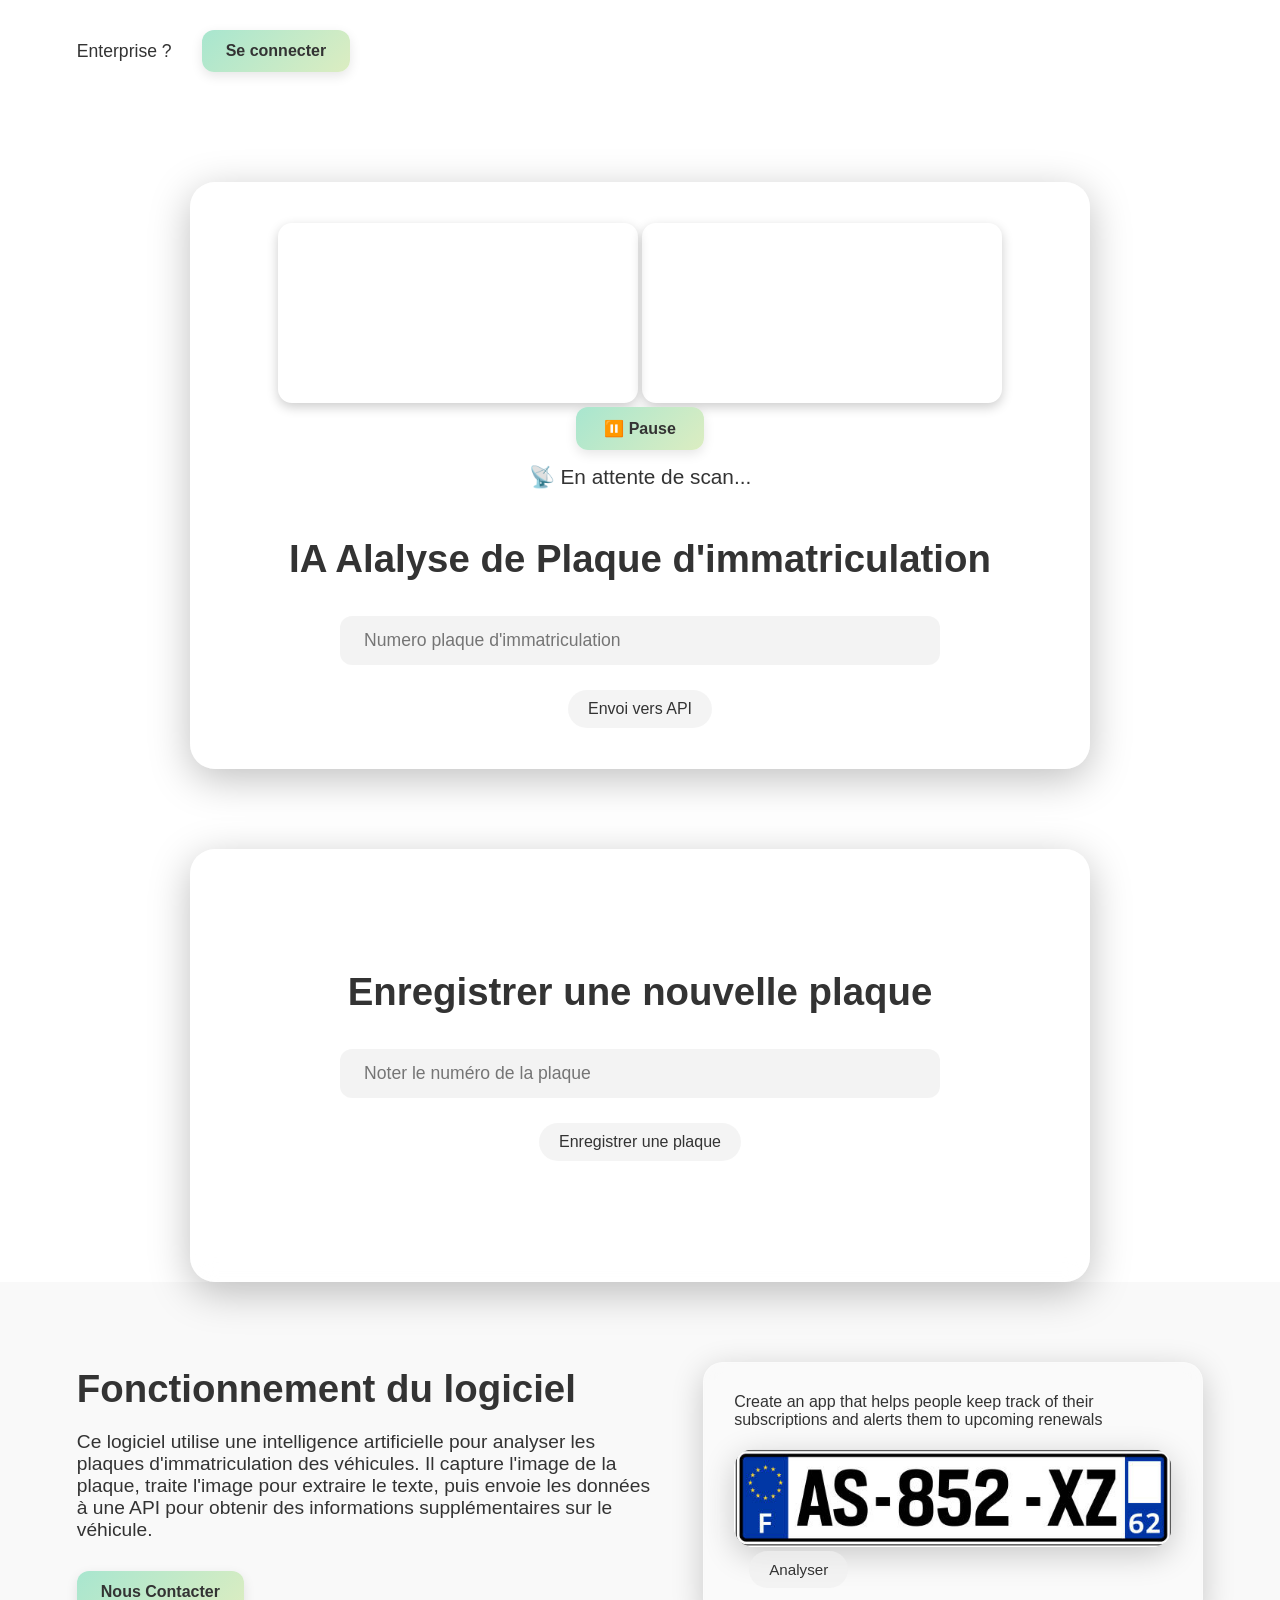
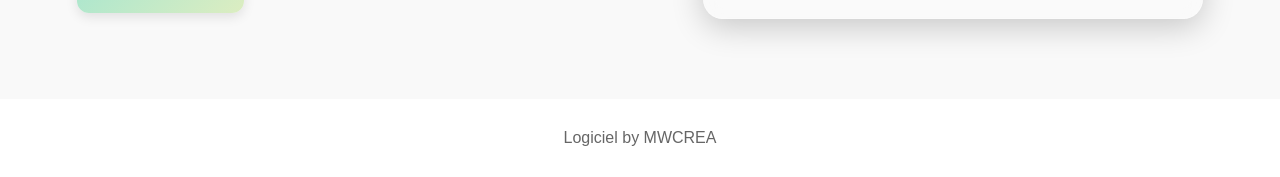
<file: index.html>
<!DOCTYPE html>
<html lang="fr">
  <head>
    <meta charset="UTF-8" />
    <meta name="viewport" content="width=device-width, initial-scale=1.0" />
    <title>MWANALYSE</title>
    <link rel="stylesheet" href="styles.css" />
    <script src="script.js" defer></script>
  </head>
  <body>
    <header>
      <!--<div class="logo">📡</div>-->
      <nav>
        <a href="#">Enterprise ?</a>
        <button class="cta">Se connecter</button>
      </nav>
    </header>

    <main>
      <section class="hero">
        <div class="glass-card">
          <video id="video" autoplay playsinline></video>
          <canvas id="canvas"></canvas>
          <br />
          <button
            id="pauseBtn"
            style="
              padding: 10px 20px;
              font-size: 16px;
              cursor: pointer;
              margin-bottom: 10px;
              background: linear-gradient(135deg, #a8e6cf, #dcedc1);
              border: none;
              padding: 12px 28px;
              border-radius: 12px;
              color: #333;
              font-weight: 600;
              font-size: 1rem;
              cursor: pointer;
              transition: all 0.3s ease;
              box-shadow: 0 4px 12px rgba(0, 0, 0, 0.1);
              margin-bottom: 15px;
              display: inline-flex;
              align-items: center;
              gap: 8px;
            "
          >
            ⏸️ Pause
          </button>
          <br />
          <div id="result">📡 En attente de scan...</div>
          <br />
          <h1>IA Alalyse de Plaque d'immatriculation<br /></h1>
          <p></p>
          <div class="search-bar">
            <input type="text" placeholder="Numero plaque d'immatriculation" />
          </div>
          <div class="tags">
            <button id="sendManualBtn">Envoi vers API</button>
          </div>
        </div>
      </section>

      <div class="glass-card">
        <section class="hero">
          <h1>Enregistrer une nouvelle plaque<br /></h1>
          <p></p>
          <div class="search-bar">
            <input type="text" placeholder="Noter le numéro de la plaque" />
          </div>
          <div class="tags">
            <button>Enregistrer une plaque</button>
          </div>
        </section>
      </div>

      <section class="promo-section">
        <div class="promo-content">
          <h2>Fonctionnement du logiciel</h2>
          <p>
            Ce logiciel utilise une intelligence artificielle pour analyser les
            plaques d'immatriculation des véhicules. Il capture l'image de la
            plaque, traite l'image pour extraire le texte, puis envoie les
            données à une API pour obtenir des informations supplémentaires sur
            le véhicule.
          </p>
          <button class="cta">Nous Contacter</button>
        </div>

        <div class="promo-ui">
          <div class="ui-card">
            <p class="prompt">
              Create an app that helps people keep track of their subscriptions
              and alerts them to upcoming renewals
            </p>
            <img src="asset/plaque.png" alt="AI Generated Image" />
            <br />
            <div class="ui-buttons">
              <br />
              <button>Analyser</button>
            </div>
          </div>
        </div>
      </section>

      <footer>
        <div class="users">
          <span>Logiciel by MWCREA</span>
        </div>
      </footer>
    </main>
  </body>
</html>
</file>
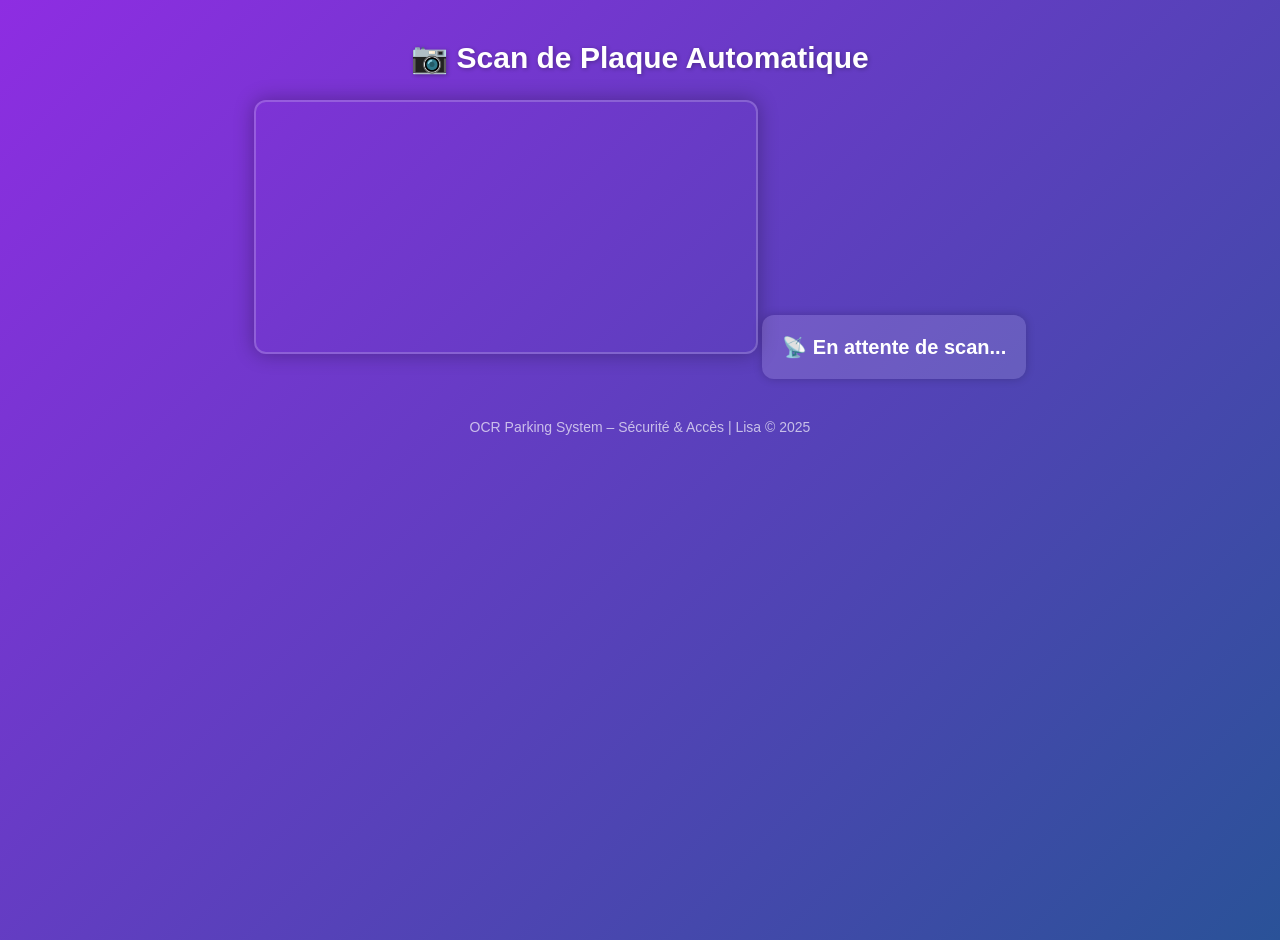
<file: public/index.html>
<!DOCTYPE html>
<html lang="fr">
<head>
  <meta charset="UTF-8">
  <title>Scan Plaque - OCR Parking</title>
  <meta name="viewport" content="width=device-width, initial-scale=1.0">
  <style>
    body {
      font-family: 'Segoe UI', sans-serif;
      background: linear-gradient(135deg, #8e2de2, #2a5298); /* Violet → Bleu */
      color: #fff;
      text-align: center;
      padding: 20px;
      min-height: 100vh;
      margin: 0;
    }

    h1 {
      font-size: 30px;
      margin-bottom: 25px;
      color: #ffffff;
      text-shadow: 1px 1px 4px rgba(0,0,0,0.3);
    }

    #video {
      border-radius: 12px;
      box-shadow: 0 0 20px rgba(0,0,0,0.3);
      width: 100%;
      max-width: 500px;
      border: 2px solid #ffffff33;
    }

    #result {
      margin-top: 25px;
      font-size: 20px;
      font-weight: bold;
      background: #ffffff22;
      padding: 20px;
      border-radius: 12px;
      display: inline-block;
      max-width: 500px;
      word-wrap: break-word;
      white-space: pre-wrap;
      transition: all 0.3s ease-in-out;
      color: #fff;
      box-shadow: 0 0 10px rgba(0,0,0,0.2);
    }

    canvas {
      display: none;
    }

    .status-success {
      color: #00ffae;
    }

    .status-error {
      color: #ff4d4d;
    }

    .status-warning {
      color: #ffcc00;
    }

    footer {
      margin-top: 40px;
      font-size: 14px;
      color: #ffffffaa;
    }
  </style>

</head>
<body>
  <h1>📷 Scan de Plaque Automatique</h1>
  <video id="video" autoplay playsinline></video>
  <canvas id="canvas"></canvas>
  <div id="result">📡 En attente de scan...</div>
  <input type="hidden" id="lastPlate" value="">

  <footer>
    OCR Parking System – Sécurité & Accès | Lisa © 2025
  </footer>

<script>
  

  //  Récupération des éléments HTML nécessaires
  const video = document.getElementById('video');       // Élément vidéo pour afficher le flux de la caméra
  const canvas = document.getElementById('canvas');     // Élément canvas pour capturer une image du flux
  const context = canvas.getContext('2d');              // Contexte 2D du canvas pour dessiner l'image
  const resultDiv = document.getElementById('result');  // Div pour afficher le résultat du scan

  //  Variables de contrôle
  let lastDetectedPlate = '';   // Stocke la dernière plaque détectée pour éviter les doublons
  let isScanning = false;       // Empêche les scans multiples simultanés

  //  Accès à la caméra arrière du dispositif
  navigator.mediaDevices.getUserMedia({ video: { facingMode: 'environment' } })
    .then(stream => video.srcObject = stream); // Affiche le flux vidéo dans l'élément <video>

  //  Fonction de capture d'image toutes les 3 secondes
  function capture() {
    // Vérifie que la vidéo est prête et qu'un scan n'est pas déjà en cours
    if (video.readyState !== 4 || isScanning) return;

    // Définit les dimensions du canvas selon la vidéo
    canvas.width = video.videoWidth;
    canvas.height = video.videoHeight;

    // Dessine l'image actuelle de la vidéo sur le canvas
    context.drawImage(video, 0, 0, canvas.width, canvas.height);

    // Convertit le canvas en blob PNG et l'envoie à la fonction OCR
    canvas.toBlob(sendToOCR, 'image/png');
  }

//////////////////////////////////////////////////////////////////
//////////////////////////////////////////////////////////////////
//////////////////////////////////////////////////////////////////

  // Envoie l'image capturée au serveur OCR et traite la réponse
  function sendToOCR(blob) {
    isScanning = true; // Active le verrou de scan 

    // Crée un formulaire avec l'image à envoyer
    const formData = new FormData();
    formData.append('image', blob, 'capture.png');

    // Envoie la requête
    fetch('https://sami-ocr.vercel.app/api/ocr', {
      method: 'POST',
      body: formData
    })
    .then(res => res.json()) // Convertit la réponse en JSON
    .then(data => {
      // Si une plaque est détectée et différente de la précédente
      if (data.text && data.text !== lastDetectedPlate) {
        lastDetectedPlate = data.text; // Met à jour la dernière plaque

        // 🔓 Cas d'accès autorisé
        if (data.statut === 'Autorisé') {
          resultDiv.textContent = `✅ Accès autorisé pour ${data.proprietaire || 'propriétaire inconnu'}`;
          resultDiv.className = 'status-success';

        //  Cas d'accès interdit
        } else if (data.statut === 'Non autorisé') {
          resultDiv.textContent = `❌ Accès interdit – ${data.message || 'Plaque non reconnue'}`;
          resultDiv.className = 'status-error';

        //  Cas de réponse inattendue
        } else {
          resultDiv.textContent = '⚠️ Réponse inattendue du serveur.';
          resultDiv.className = 'status-warning';
        }
      }
    })
    .finally(() => {
      isScanning = false; // Libère le verrou de scan
    });
  }

  // ⏱️ Lance la capture toutes les 3 secondes
  setInterval(capture, 3000);
</script>

</body>
</html>
</file>
<file: styles.css>
/* Reset */
* {
  margin: 0;
  padding: 0;
  box-sizing: border-box;
}

body {
  font-family: 'Segoe UI', sans-serif;
  color: #333;
  background-color: #ffffff;
  min-height: 100vh;
  display: flex;
  flex-direction: column;
}

/* Texte en dégradé */
.gradient-text {
  background: linear-gradient(to right, #B035F6, #3694FF);
  -webkit-background-clip: text;
  -webkit-text-fill-color: transparent;
  background-clip: text;
  color: transparent;
}

/* Header */
header {
  justify-content: space-between;
  align-items: center;
  padding: 30px 6%;
  background-color: rgba(255, 255, 255, 0.3);
  backdrop-filter: blur(10px);
  flex-wrap: wrap;
}

.logo {
  font-size: 2rem;
  font-weight: bold;
}

nav {
  display: flex;
  align-items: center;
  gap: 30px;
  flex-wrap: wrap;
}

nav a {
  text-decoration: none;
  color: #333;
  font-weight: 500;
  font-size: 1.1rem;
}

/* Bouton "Se connecter" amélioré */
.cta {
  background: linear-gradient(135deg, #a8e6cf, #dcedc1);
  border: none;
  padding: 12px 24px;
  border-radius: 12px;
  color: #333;
  font-weight: 600;
  font-size: 1rem;
  cursor: pointer;
  transition: all 0.3s ease;
  box-shadow: 0 4px 12px rgba(0, 0, 0, 0.1);
}

.cta:hover {
  transform: translateY(-2px);
  background: linear-gradient(135deg, #b2f2d0, #e2f7c1);
  box-shadow: 0 6px 16px rgba(0, 0, 0, 0.2);
}

/* Hero Section */
.hero {
  text-align: center;
  padding: 80px 6%;
}

/* Glass Card */
.glass-card {
  background: rgba(255, 255, 255, 0.15);
  border-radius: 25px;
  padding: 40px;
  max-width: 900px;
  margin: 0 auto;
  backdrop-filter: blur(12px);
  box-shadow: 0 10px 40px rgba(0, 0, 0, 0.25);
  border: 1px solid rgba(255, 255, 255, 0.3);
}

/* Media Row: vidéo + canvas côte à côte */
.media-row {
  display: flex;
  justify-content: center;
  align-items: center;
  gap: 30px;
  flex-wrap: wrap;
  margin-bottom: 30px;
}

#video,
#canvas {
  width: 360px;
  height: auto;
  border-radius: 14px;
  box-shadow: 0 4px 12px rgba(0, 0, 0, 0.2);
}

/* Scan Result */
#result {
  font-size: 1.3rem;
  margin-bottom: 30px;
}

/* Headings */
.hero h1 {
  font-size: 2.4rem;
  margin-bottom: 25px;
}

.hero p {
  font-size: 1.2rem;
  margin-bottom: 35px;
  max-width: 700px;
  margin-left: auto;
  margin-right: auto;
}

/* Search Bar */
.search-bar input {
  padding: 14px 24px;
  width: 100%;
  max-width: 600px;
  border-radius: 12px;
  border: none;
  font-size: 1.1rem;
  background-color: rgba(240, 240, 240, 0.8);
  color: #333;
  backdrop-filter: blur(5px);
}

/* Tags */
.tags {
  margin-top: 25px;
  display: flex;
  justify-content: center;
  flex-wrap: wrap;
  gap: 15px;
}

.tags button {
  background-color: rgba(240, 240, 240, 0.7);
  padding: 10px 20px;
  border-radius: 25px;
  font-size: 1rem;
  cursor: pointer;
  transition: background-color 0.3s ease;
  color: #333;
  border: none;
}

.tags button:hover {
  background-color: rgba(200, 200, 200, 0.4);
}

/* Footer */
footer {
  margin-top: auto;
  padding: 30px 6%;
  text-align: center;
  color: #666;
}

/* Users */
.users {
  display: flex;
  justify-content: center;
  align-items: center;
  gap: 15px;
  flex-wrap: wrap;
}

.users button {
  font-size: 1rem;
  color: #333;
}

/* Responsive Design */
@media (max-width: 768px) {
  .hero h1 {
    font-size: 1.8rem;
  }

  .search-bar input {
    width: 90%;
  }

  nav {
    justify-content: center;
    margin-top: 10px;
  }

  header {
    flex-direction: column;
    align-items: flex-start;
  }

  .glass-card {
    padding: 25px;
  }

  .media-row {
    flex-direction: column;
    align-items: center;
  }

  #video,
  #canvas {
    width: 90%;
    max-width: 320px;
  }
}

@media (max-width: 480px) {
  .hero {
    padding: 50px 6%;
  }

  .tags span {
    font-size: 0.9rem;
    padding: 8px 16px;
  }

  .cta {
    padding: 10px 20px;
    font-size: 0.95rem;
  }

  #result {
    font-size: 1.1rem;
  }
}

/* Promo Section */
.promo-section {
  display: flex;
  justify-content: space-between;
  align-items: center;
  padding: 80px 6%;
  background-color: #f9f9f9;
  flex-wrap: wrap;
  gap: 40px;
}

.promo-content {
  flex: 1;
  min-width: 280px;
  max-width: 600px;
  color: #333;
}

.promo-content h2 {
  font-size: 2.4rem;
  margin-bottom: 20px;
}

.promo-content p {
  font-size: 1.2rem;
  margin-bottom: 30px;
}

img {
  width: 100%;
  border-radius: 20px;
  box-shadow: 0 8px 32px rgba(0, 0, 0, 0.2);
}

/* CTA (dupliqué corrigé) */
.cta {
  background: linear-gradient(135deg, #a8e6cf, #dcedc1);
  border: none;
  padding: 12px 24px;
  border-radius: 12px;
  color: #333;
  font-weight: 600;
  font-size: 1rem;
  cursor: pointer;
  transition: all 0.3s ease;
  box-shadow: 0 4px 12px rgba(0, 0, 0, 0.1);
}

.cta:hover {
  transform: translateY(-2px);
  background: linear-gradient(135deg, #b2f2d0, #e2f7c1);
  box-shadow: 0 6px 16px rgba(0, 0, 0, 0.2);
}

/* UI Card */
.promo-ui {
  flex: 1;
  min-width: 280px;
  max-width: 500px;
}

.ui-card {
  background: rgba(255, 255, 255, 0.15);
  backdrop-filter: blur(10px);
  border-radius: 20px;
  padding: 30px;
  color: #333;
  box-shadow: 0 8px 32px rgba(0, 0, 0, 0.2);
  border: 1px solid rgba(255, 255, 255, 0.3);
}

.prompt {
  font-size: 1rem;
  margin-bottom: 20px;
}

.ui-buttons {
  display: flex;
  gap: 15px;
  flex-wrap: wrap;
}

.ui-buttons button {
  background-color: rgba(240, 240, 240, 0.7);
  border: none;
  padding: 10px 20px;
  border-radius: 20px;
  color: #333;
  font-size: 0.95rem;
  cursor: pointer;
  transition: background-color 0.3s ease;
}

.ui-buttons button:hover {
  background-color: rgba(200, 200, 200, 0.4);
}

/* Promo section responsive */
@media (max-width: 768px) {
  .promo-section {
    flex-direction: column;
    align-items: center;
    text-align: center;
  }

  .promo-content h2 {
    font-size: 2rem;
  }

  .promo-content p {
    font-size: 1.1rem;
  }
}
</file>
